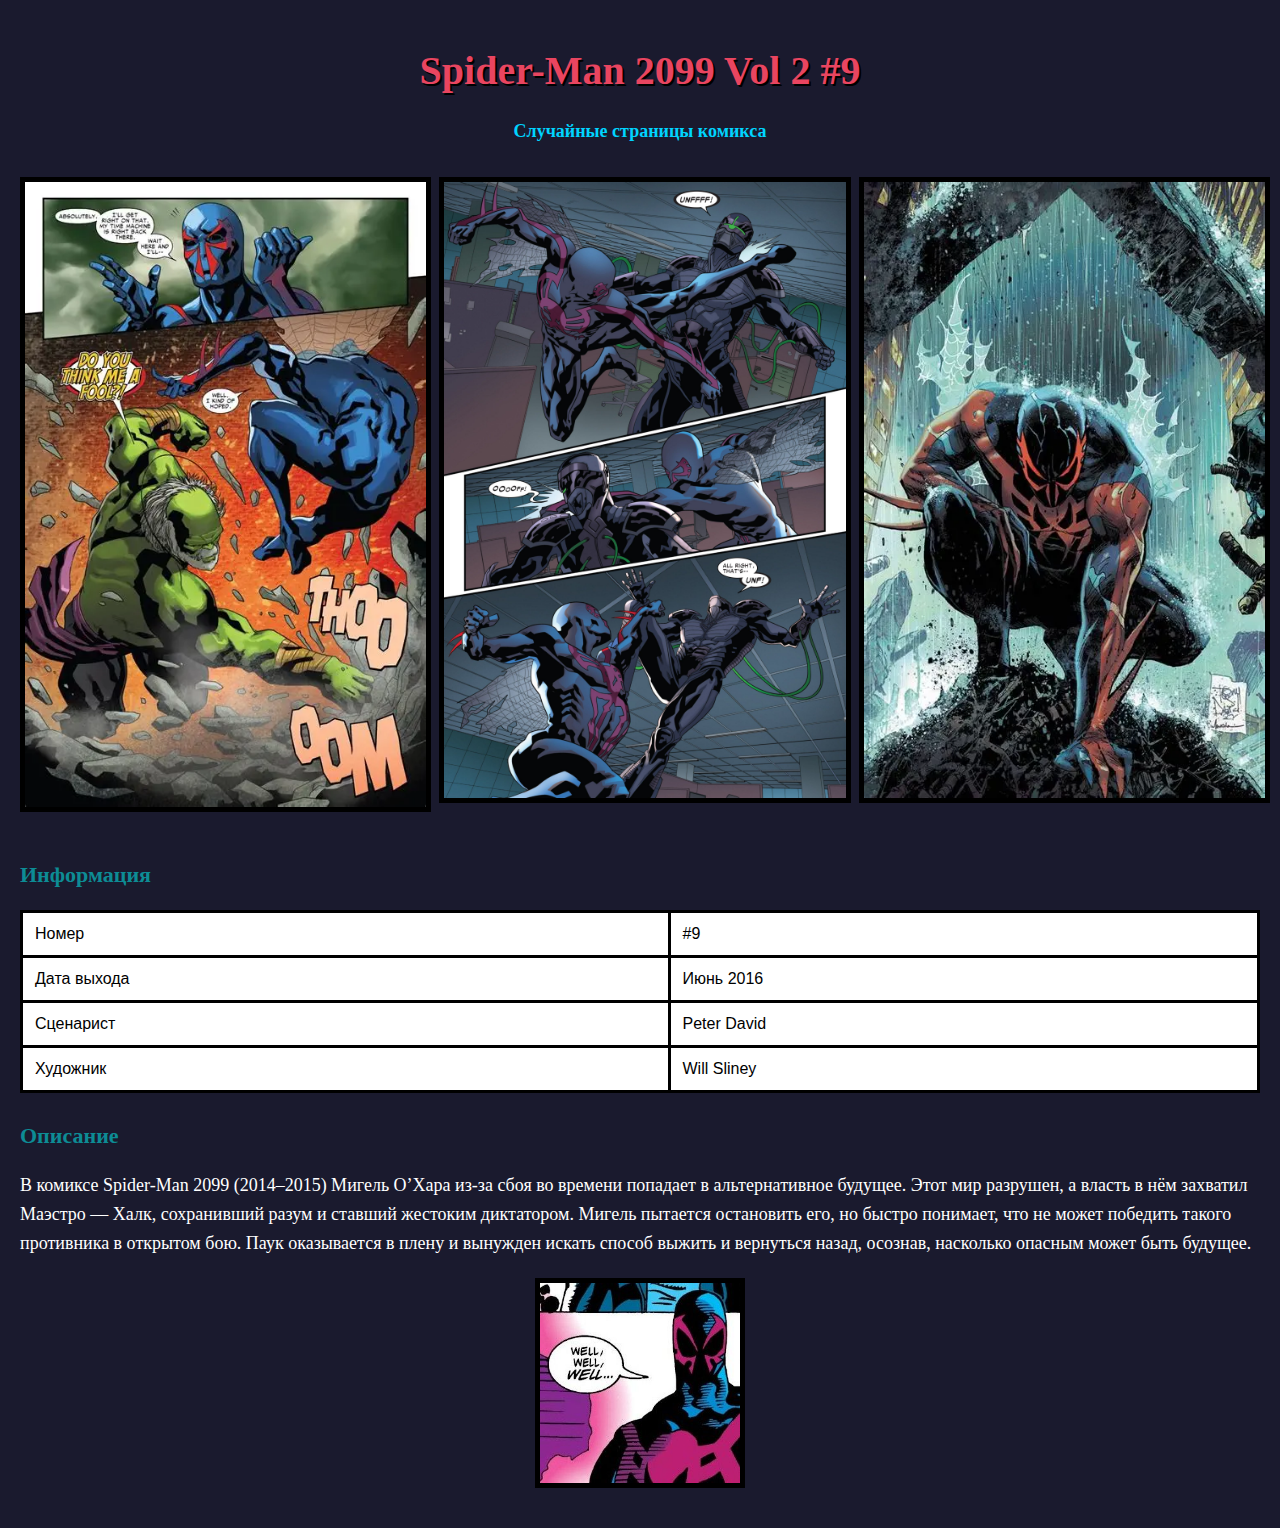
<file: 1stcomics.html>
<!DOCTYPE html>
<head>
    <meta charset="UTF-8">
    <title>Spider-Man 2099 Vol 2 #9</title>
       <link rel="stylesheet" href="style.css">

</head>
<body>
    <h1>Spider-Man 2099 Vol 2 #9</h1>
    <h2>Случайные страницы комикса</h2>
    <div class="columns"  style="gap: 18px;">
    <div class="col"><img src="images/hulk.webp" alt="Spider-Man 2099vshulk"></div>
    <div class="col"><img src="images/mmigel.jpg" alt="Spider-Man 2099 random sciene #2"></div>
    <div class="col"><img src="images/migel.webp" alt="Spider-Man 2099 random sciene"></div>
    </div>
    <h3>Информация</h3>
    
    <table>
        <tr>
            <td>Номер</td>
            <td>#9</td>
        </tr>
        <tr>
            <td>Дата выхода</td>
            <td>Июнь 2016</td>
        </tr>
        <tr>
            <td>Сценарист</td>
            <td>Peter David</td>
        </tr>
        <tr>
            <td>Художник</td>
            <td>Will Sliney</td>
        </tr>
    </table>

    <h3>Описание</h3>
    
    <p>В комиксе Spider-Man 2099 (2014–2015) Мигель О’Хара из-за сбоя во времени попадает в альтернативное будущее. Этот мир разрушен, а власть в нём захватил Маэстро — Халк, сохранивший разум и ставший жестоким диктатором. Мигель пытается остановить его, но быстро понимает, что не может победить такого противника в открытом бою. Паук оказывается в плену и вынужден искать способ выжить и вернуться назад, осознав, насколько опасным может быть будущее.</p>

    <img src="images/wellwellwell.jpg" alt="Spider-Man 2099 Panel" style="width: 200px; height: 200px; display: flex;">

</body>
</html>
</file>
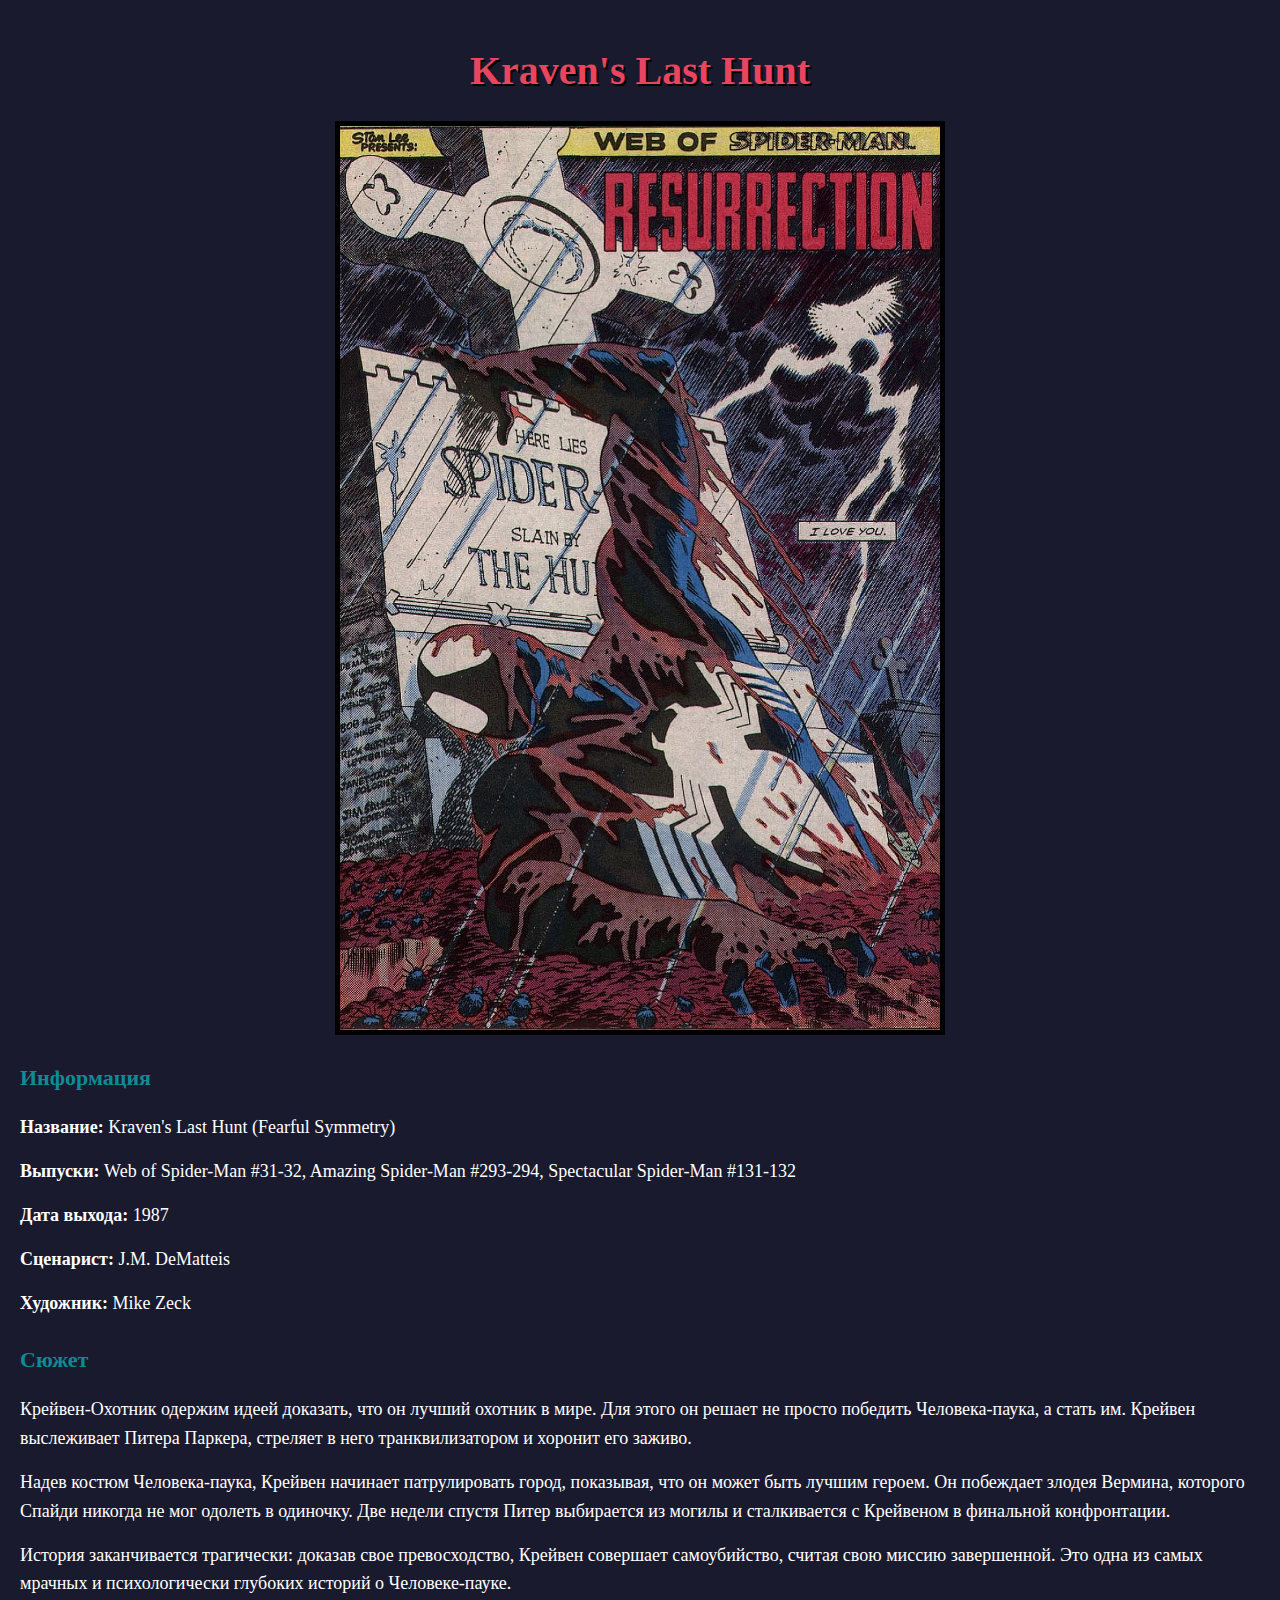
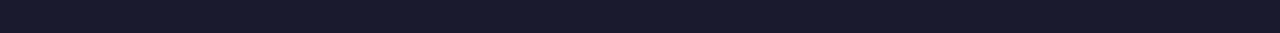
<file: 2ndcomics.html>
<!DOCTYPE html>
<html lang="ru">
<head>
    <meta charset="UTF-8">
    <meta name="viewport" content="width=device-width, initial-scale=1.0">
    <title>Kraven's Last Hunt</title>
           <link rel="stylesheet" href="style.css">
</head>
<body >
    <h1>Kraven's Last Hunt</h1>
    <img src="images/kraven.jpg" alt="Kraven's Last Hunt Cover">
    <h3>Информация</h3>
    <p><strong>Название:</strong> Kraven's Last Hunt (Fearful Symmetry)</p>
    <p><strong>Выпуски:</strong> Web of Spider-Man #31-32, Amazing Spider-Man #293-294, Spectacular Spider-Man #131-132</p>
    <p><strong>Дата выхода:</strong> 1987</p>
    <p><strong>Сценарист:</strong> J.M. DeMatteis</p>
    <p><strong>Художник:</strong> Mike Zeck</p>
    <h3>Сюжет</h3>
    <p>Крейвен-Охотник одержим идеей доказать, что он лучший охотник в мире. Для этого он решает не просто победить Человека-паука, а стать им. Крейвен выслеживает Питера Паркера, стреляет в него транквилизатором и хоронит его заживо.</p>
    <p>Надев костюм Человека-паука, Крейвен начинает патрулировать город, показывая, что он может быть лучшим героем. Он побеждает злодея Вермина, которого Спайди никогда не мог одолеть в одиночку. Две недели спустя Питер выбирается из могилы и сталкивается с Крейвеном в финальной конфронтации.</p>
    <p>История заканчивается трагически: доказав свое превосходство, Крейвен совершает самоубийство, считая свою миссию завершенной. Это одна из самых мрачных и психологически глубоких историй о Человеке-пауке.</p>
</body>
</html>
</file>
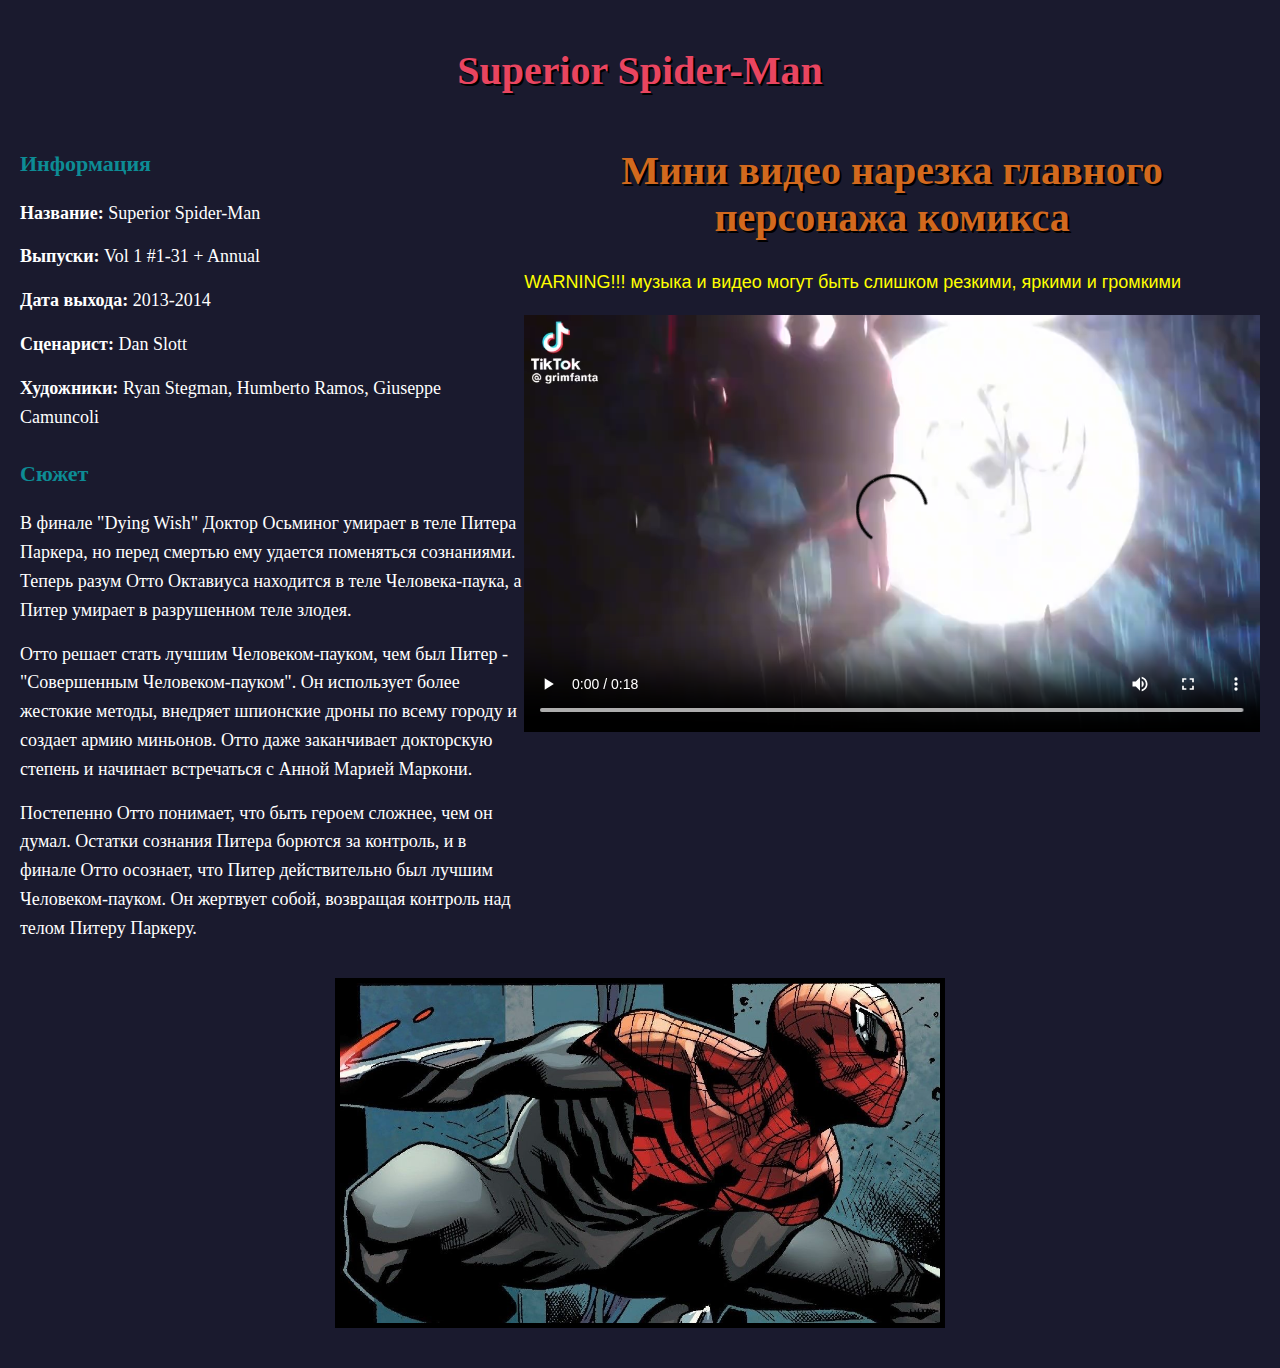
<file: 3thcomics.html>
<!DOCTYPE html>
<html lang="ru">
<head>
    <meta charset="UTF-8">
    <meta name="viewport" content="width=device-width, initial-scale=1.0">
    <title>Superior Spider-Man</title>
        <link rel="icon" href="images/icon4.png" type="image/png">
        <link rel="stylesheet" href="style.css">

</head>
<body>
    <h1>Superior Spider-Man</h1>
    <div class="columns" style="gap: 1px;">
        <div class="col"><h3>Информация</h3>
        <p><strong>Название:</strong> Superior Spider-Man</p>
         <p><strong>Выпуски:</strong> Vol 1 #1-31 + Annual</p>
         <p><strong>Дата выхода:</strong> 2013-2014</p>
        <p><strong>Сценарист:</strong> Dan Slott</p>
        <p><strong>Художники:</strong> Ryan Stegman, Humberto Ramos, Giuseppe Camuncoli</p> 
            <h3>Сюжет</h3>
    <p>В финале "Dying Wish" Доктор Осьминог умирает в теле Питера Паркера, но перед смертью ему удается поменяться сознаниями. Теперь разум Отто Октавиуса находится в теле Человека-паука, а Питер умирает в разрушенном теле злодея.</p>
    <p>Отто решает стать лучшим Человеком-пауком, чем был Питер - "Совершенным Человеком-пауком". Он использует более жестокие методы, внедряет шпионские дроны по всему городу и создает армию миньонов. Отто даже заканчивает докторскую степень и начинает встречаться с Анной Марией Маркони.</p>
    <p>Постепенно Отто понимает, что быть героем сложнее, чем он думал. Остатки сознания Питера борются за контроль, и в финале Отто осознает, что Питер действительно был лучшим Человеком-пауком. Он жертвует собой, возвращая контроль над телом Питеру Паркеру.</p>
    </div>  <div class="video-container"><h1 style="color: chocolate;">Мини видео нарезка главного персонажа комикса</h1> <P style="color: yellow; font-family: Impact, Haettenschweiler, 'Arial Narrow Bold', sans-serif;">WARNING!!! музыка и видео могут быть слишком резкими, яркими и громкими</P>
    <video controls>
        <source src="images/spidervid.mp4" type="video/mp4">
    </video>
</div>
    </div>
  
    <div><img src="images/superiour.jpg" alt="Superior Spider-Man Cover">
    </div>
   
</body>
</html>
</file>
<file: style.css>
body {
    font-family: Arial, sans-serif;
    background-color: #1a1a2e;
    color: white;
    margin: 0;
    padding: 20px;
}

@import url('https://fonts.googleapis.com/css2?family=Comic+Neue:wght@700&display=swap');

.comic-text {
  font-family: 'Comic Neue', cursive;
  font-size: 28px;                    
  color: #FFD700;                      
  font-weight: 70;                     
  text-shadow:
     2px 1px 0 black,
    -1px 2px 0 black,
     1px -2px 0 black,
    -1px -2px 0 black; 
    justify-content: center;
    white-space: pre-wrap;
}
 .left {
  float: left;
  width: 45%;
}
.imgg{
    height: 389px;
    width: 100%;
  background-size: contain;
  background-repeat: no-repeat;
    background-image: url("images/8f6d27cadb34d30d8b94f5406b29c4d0.jpg");
}

h1 {
    font-family: 'Comic Sans MS', cursive;
    color: #e94560;
    text-align: center;
    font-size: 40px;
    text-shadow: 2px 2px black;
}
h2 {
    color: #00d4ff;
    font-family: 'Comic Sans MS', cursive;
    text-align: center;
    font-size: 18px;
}
h3 {
    font-family: 'Comic Sans MS', cursive;
    color: #0d8c95;
    font-size: 22px;
    text-align: left;
    margin-top: 30px;
    margin-right: 100px;
}
p {
    font-family: 'Comic Sans MS', cursive;
    line-height: 1.6;
    font-size: 18px;
    margin: 15px 0;
}
img {
    width: 100%;
    max-width: 600px;
    border: 5px solid black;
    display: block;
    margin: 20px auto;
}
.quote {
    background-color: rgb(194, 232, 255);
    color: black;
    padding: 20px;
    border: 3px solid black;
    border-radius: 15px;
    margin: 20px 0;
    font-weight: bold;
    font-size: 20px;
    text-align: center;
}
ul, ol {

  font-family: cursive, sans-serif; 
  font-size: 24px;                  
  color: #b70000;                    
  text-shadow: 2px 2px #000;        
  line-height: 1.8;
  margin-left: 20px;
}


ul li, ol li {
    
    margin: 10px 0;
}


table {
    width: 100%;
    border-collapse: collapse;
    margin: 20px 0;
    background-color: white;
    color: black;
}

th {
    background-color: #e94560;
    color: white;
    padding: 15px;
    border: 3px solid black;
    font-size: 18px;
}

td {
    padding: 12px;
    border: 3px solid black;
    font-size: 16px;
}



.panels {
    display: flex;/*чтоб горизонтально подряд встали*/
    gap: 80px;
    margin: 30px ;
    justify-content: center;
    flex-wrap: wrap;/*чтоб вертикально были в случае нехватки места*/
}

.panel {
    
    width: 200px;
    text-align: center;
    cursor: pointer;
    text-decoration: none;/*это типа подчеркивания от ссылки*/
}

.panel:hover {
    transform: scale(1.05);
}

.panel-icon {
    width: 100%;
}

.columns {
  display: flex;
  gap: 180px;
}

.col {
  width: 50%;
  
}
.video-container video {
    width: 100%;
    height: 420px;
    display: block;
}
</file>
